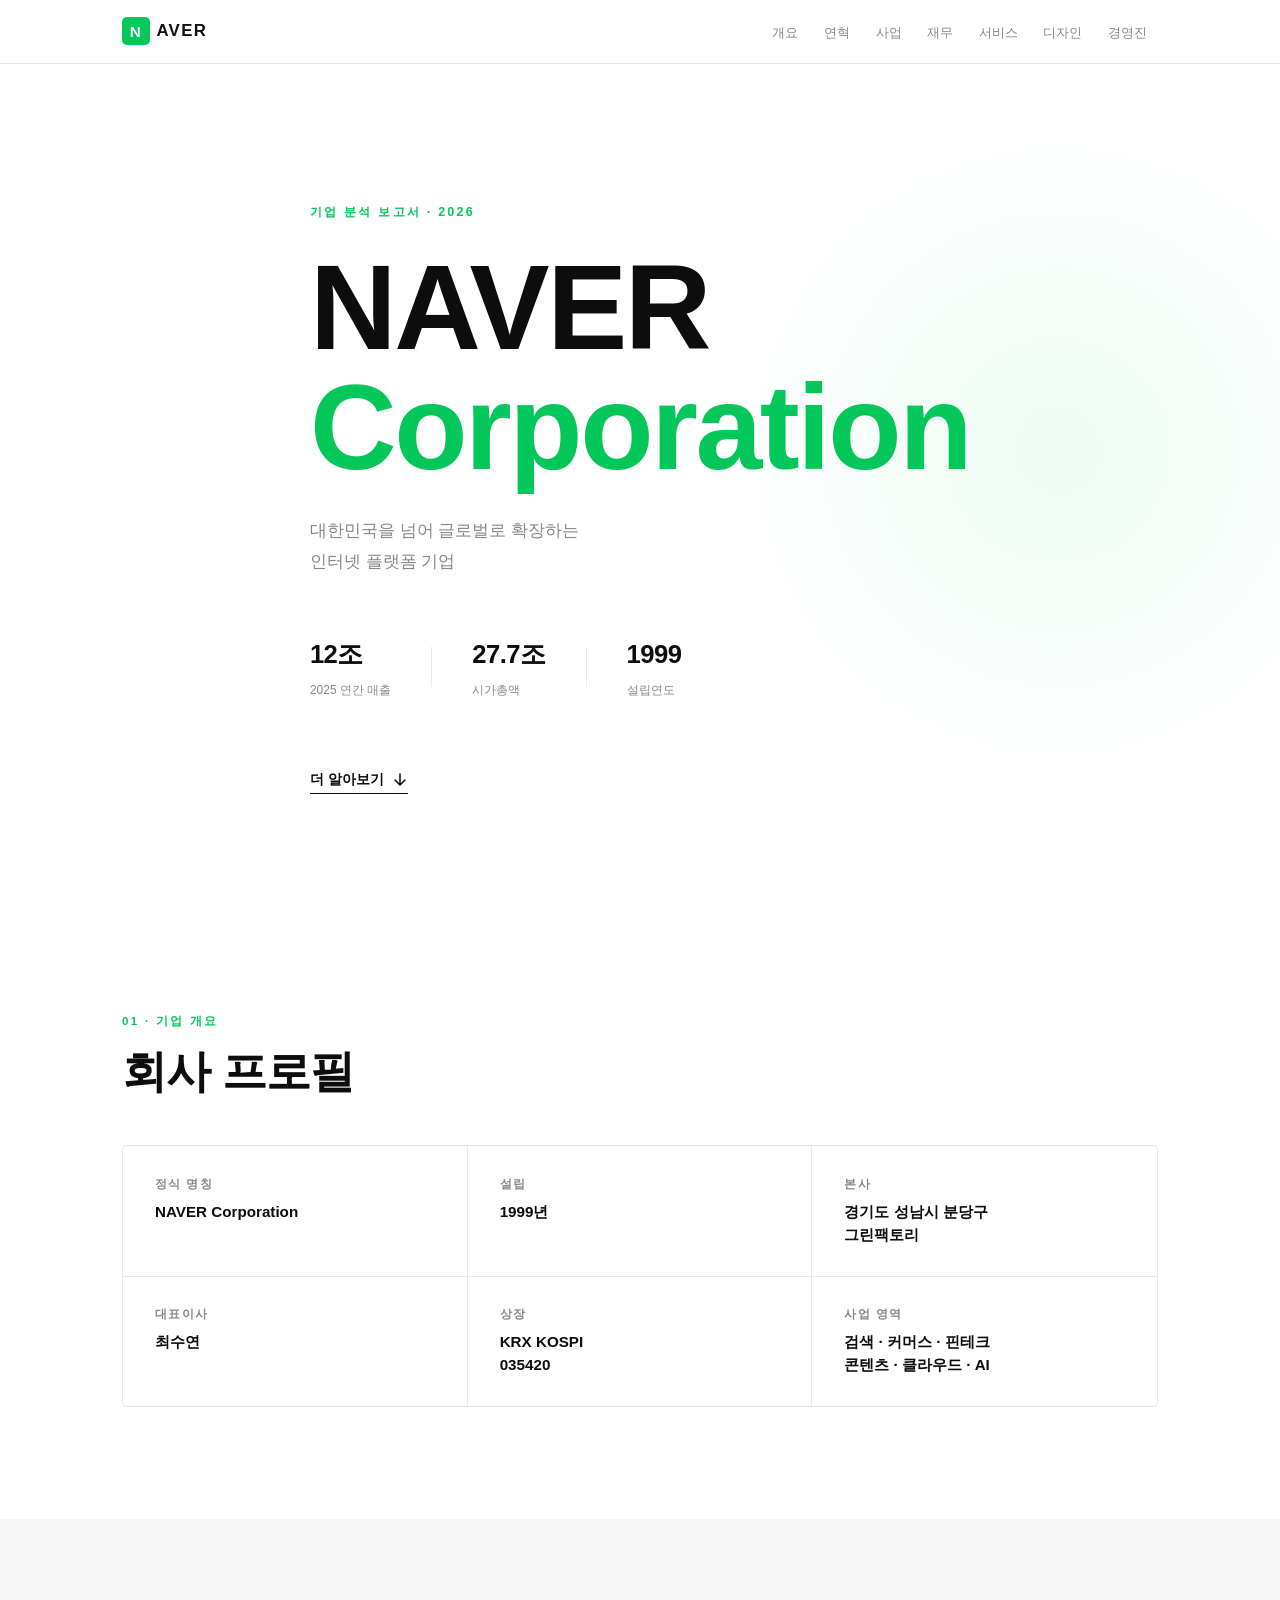
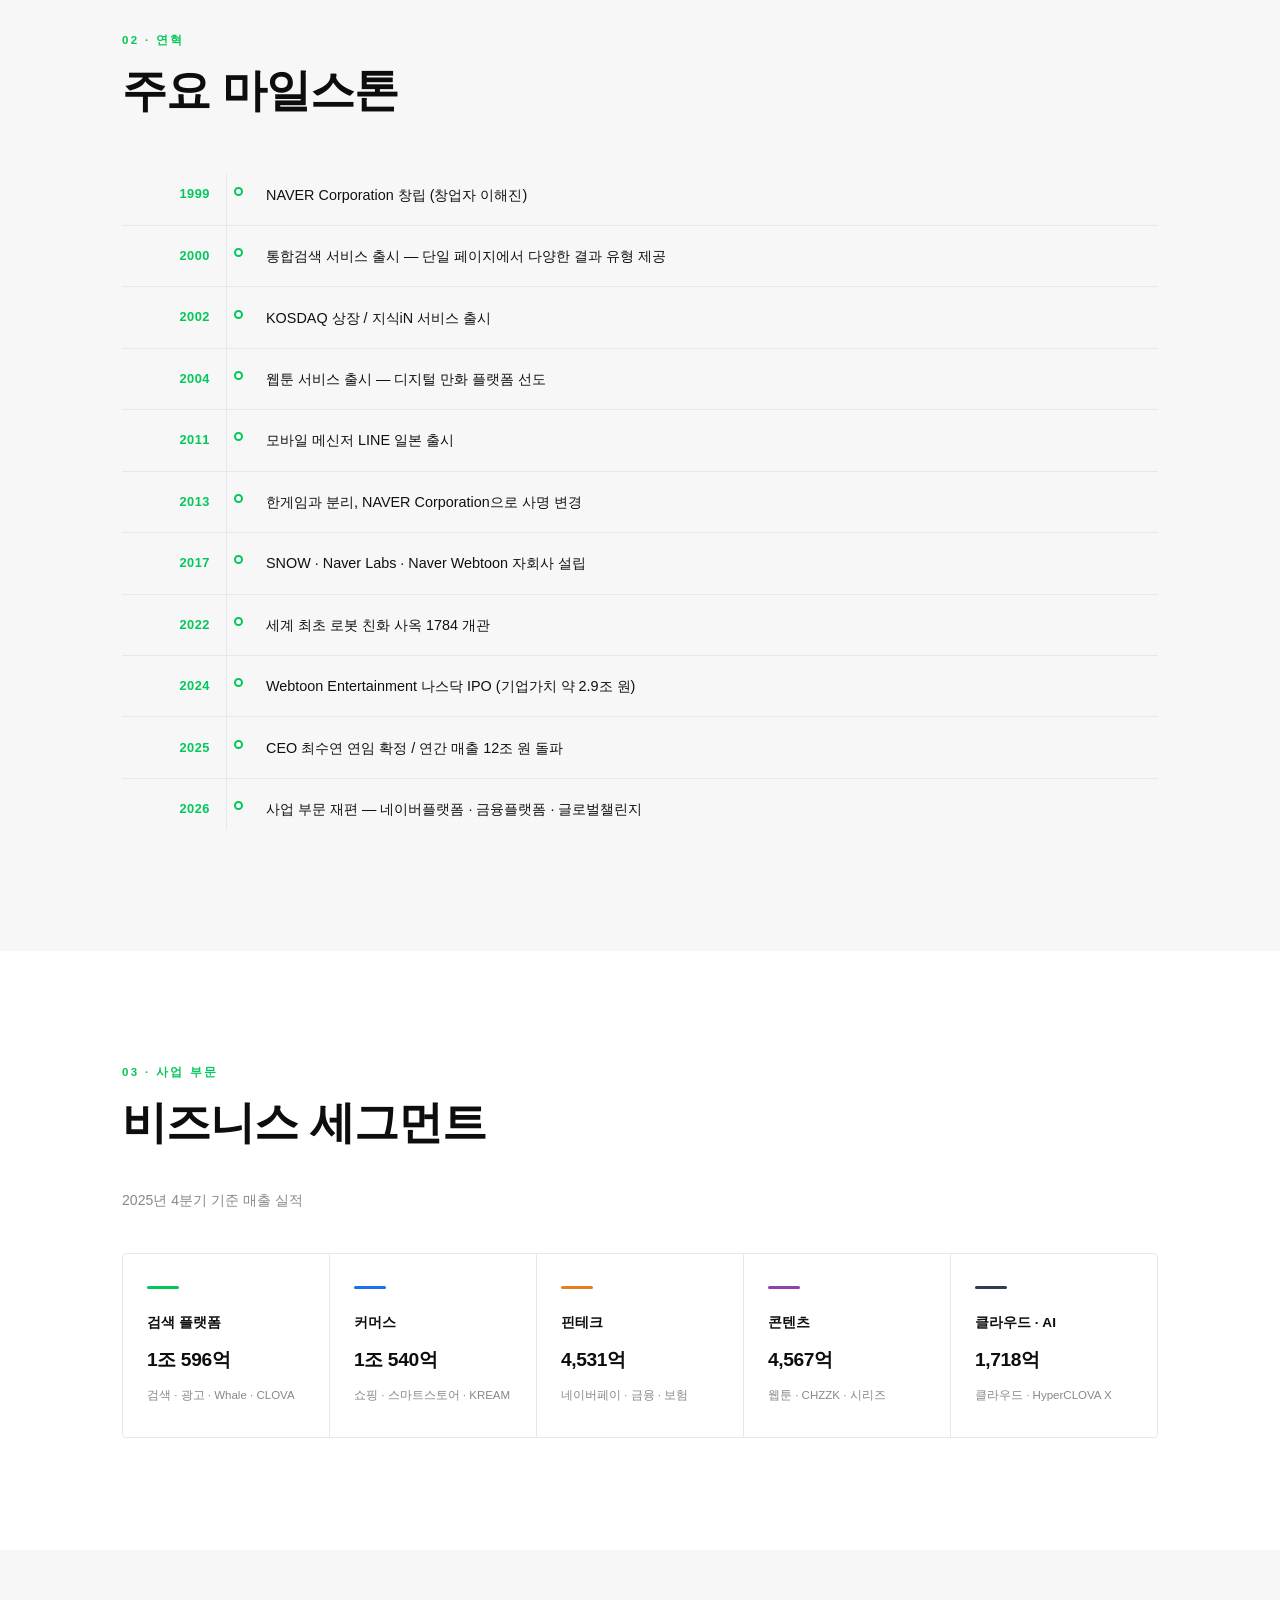
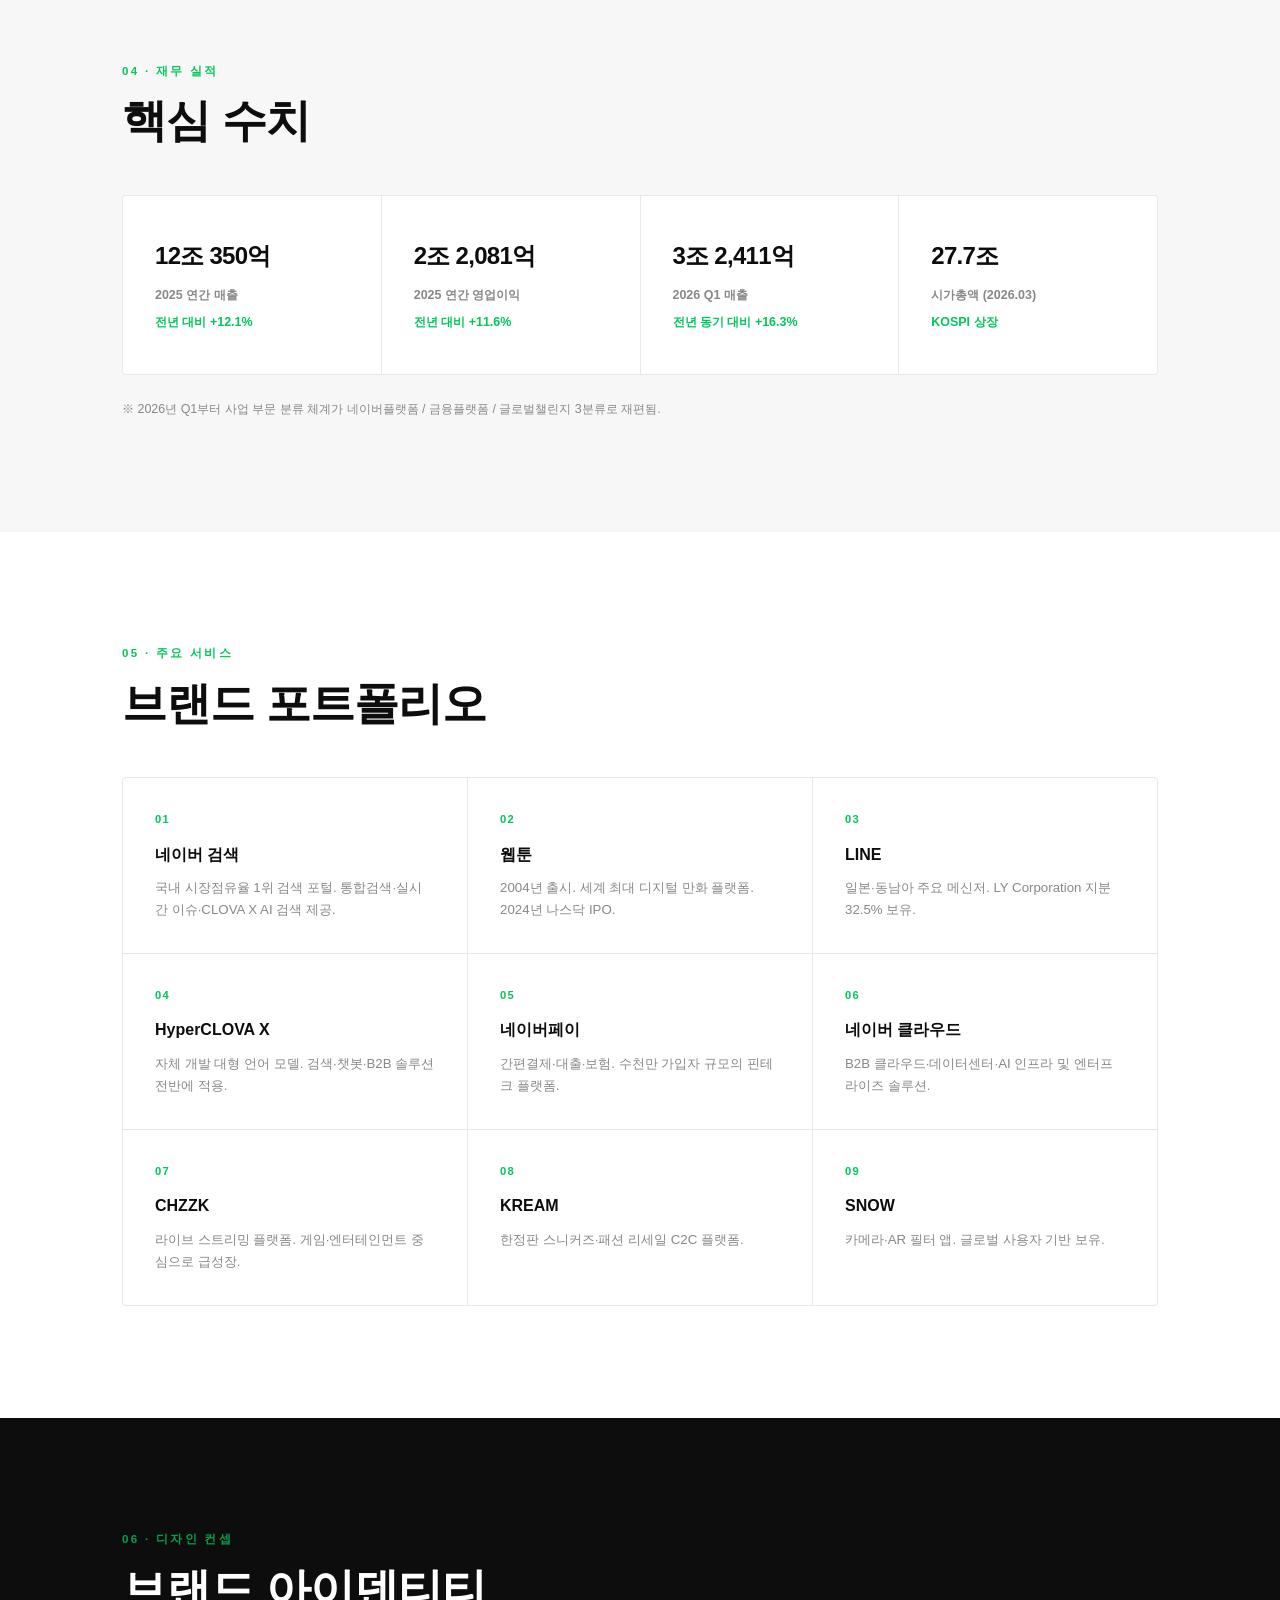
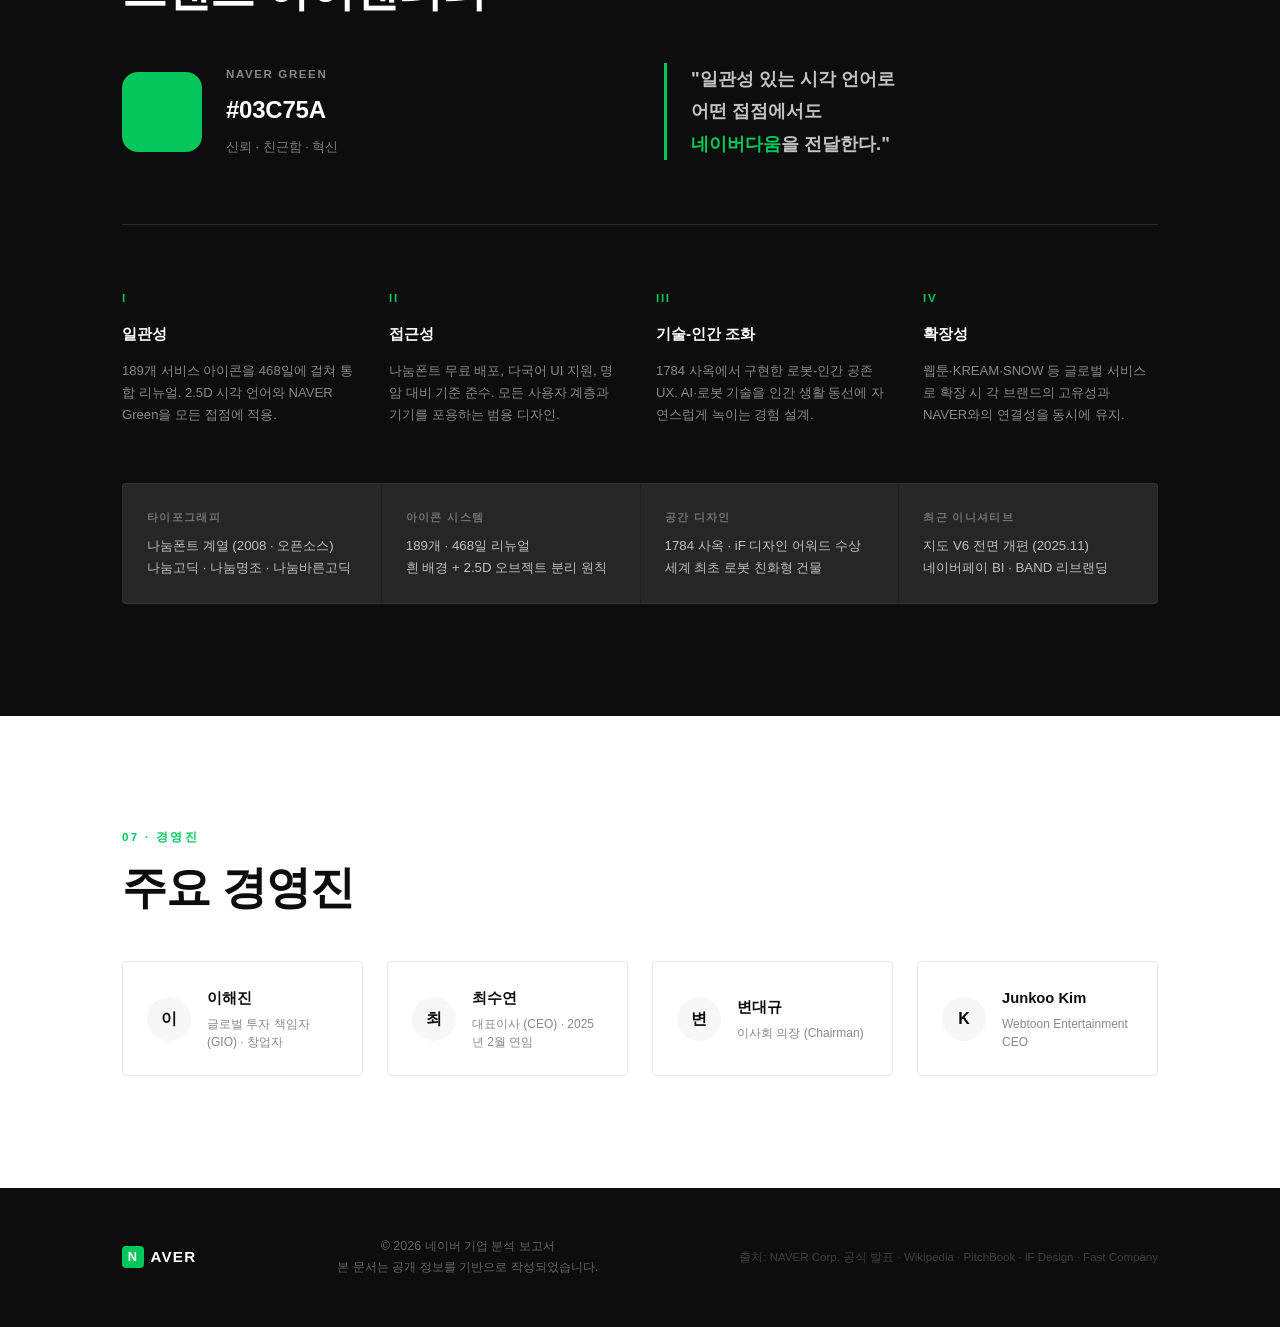
<file: web_maker/index.html>
<!DOCTYPE html>
<html lang="ko">
<head>
  <meta charset="UTF-8" />
  <meta name="viewport" content="width=device-width, initial-scale=1.0" />
  <title>NAVER — 기업 분석 보고서</title>
  <link rel="stylesheet" href="style.css" />
</head>
<body>

  <!-- ── NAV ── -->
  <nav id="gnb">
    <div class="nav-inner">
      <a href="#hero" class="nav-logo"><span class="n-box">N</span>AVER</a>
      <ul class="nav-links">
        <li><a href="#overview">개요</a></li>
        <li><a href="#history">연혁</a></li>
        <li><a href="#segments">사업</a></li>
        <li><a href="#financials">재무</a></li>
        <li><a href="#services">서비스</a></li>
        <li><a href="#design">디자인</a></li>
        <li><a href="#leadership">경영진</a></li>
      </ul>
      <button class="hamburger" aria-label="메뉴">
        <span></span><span></span><span></span>
      </button>
    </div>
  </nav>

  <!-- ── HERO ── -->
  <section id="hero">
    <div class="hero-inner">
      <p class="hero-eyebrow">기업 분석 보고서 · 2026</p>
      <h1 class="hero-title">NAVER<br><em>Corporation</em></h1>
      <p class="hero-sub">대한민국을 넘어 글로벌로 확장하는<br>인터넷 플랫폼 기업</p>
      <div class="hero-stats">
        <div class="hstat">
          <span class="hstat-num">12조</span>
          <span class="hstat-label">2025 연간 매출</span>
        </div>
        <div class="hstat-divider"></div>
        <div class="hstat">
          <span class="hstat-num">27.7조</span>
          <span class="hstat-label">시가총액</span>
        </div>
        <div class="hstat-divider"></div>
        <div class="hstat">
          <span class="hstat-num">1999</span>
          <span class="hstat-label">설립연도</span>
        </div>
      </div>
      <a href="#overview" class="scroll-cta">
        <span>더 알아보기</span>
        <svg width="16" height="16" viewBox="0 0 16 16" fill="none">
          <path d="M8 3v10M3 9l5 5 5-5" stroke="currentColor" stroke-width="1.5" stroke-linecap="round" stroke-linejoin="round"/>
        </svg>
      </a>
    </div>
    <div class="hero-bg-accent"></div>
  </section>

  <!-- ── OVERVIEW ── -->
  <section id="overview" class="section">
    <div class="container">
      <div class="section-label">01 · 기업 개요</div>
      <h2 class="section-title">회사 프로필</h2>
      <div class="overview-grid">
        <div class="ov-item">
          <span class="ov-key">정식 명칭</span>
          <span class="ov-val">NAVER Corporation</span>
        </div>
        <div class="ov-item">
          <span class="ov-key">설립</span>
          <span class="ov-val">1999년</span>
        </div>
        <div class="ov-item">
          <span class="ov-key">본사</span>
          <span class="ov-val">경기도 성남시 분당구<br>그린팩토리</span>
        </div>
        <div class="ov-item">
          <span class="ov-key">대표이사</span>
          <span class="ov-val">최수연</span>
        </div>
        <div class="ov-item">
          <span class="ov-key">상장</span>
          <span class="ov-val">KRX KOSPI<br>035420</span>
        </div>
        <div class="ov-item">
          <span class="ov-key">사업 영역</span>
          <span class="ov-val">검색 · 커머스 · 핀테크<br>콘텐츠 · 클라우드 · AI</span>
        </div>
      </div>
    </div>
  </section>

  <!-- ── HISTORY ── -->
  <section id="history" class="section section-alt">
    <div class="container">
      <div class="section-label">02 · 연혁</div>
      <h2 class="section-title">주요 마일스톤</h2>
      <div class="timeline">
        <div class="tl-row"><div class="tl-yr">1999</div><div class="tl-dot"></div><div class="tl-desc">NAVER Corporation 창립 (창업자 이해진)</div></div>
        <div class="tl-row"><div class="tl-yr">2000</div><div class="tl-dot"></div><div class="tl-desc">통합검색 서비스 출시 — 단일 페이지에서 다양한 결과 유형 제공</div></div>
        <div class="tl-row"><div class="tl-yr">2002</div><div class="tl-dot"></div><div class="tl-desc">KOSDAQ 상장 / 지식iN 서비스 출시</div></div>
        <div class="tl-row"><div class="tl-yr">2004</div><div class="tl-dot"></div><div class="tl-desc">웹툰 서비스 출시 — 디지털 만화 플랫폼 선도</div></div>
        <div class="tl-row"><div class="tl-yr">2011</div><div class="tl-dot"></div><div class="tl-desc">모바일 메신저 LINE 일본 출시</div></div>
        <div class="tl-row"><div class="tl-yr">2013</div><div class="tl-dot"></div><div class="tl-desc">한게임과 분리, NAVER Corporation으로 사명 변경</div></div>
        <div class="tl-row"><div class="tl-yr">2017</div><div class="tl-dot"></div><div class="tl-desc">SNOW · Naver Labs · Naver Webtoon 자회사 설립</div></div>
        <div class="tl-row"><div class="tl-yr">2022</div><div class="tl-dot"></div><div class="tl-desc">세계 최초 로봇 친화 사옥 1784 개관</div></div>
        <div class="tl-row"><div class="tl-yr">2024</div><div class="tl-dot"></div><div class="tl-desc">Webtoon Entertainment 나스닥 IPO (기업가치 약 2.9조 원)</div></div>
        <div class="tl-row"><div class="tl-yr">2025</div><div class="tl-dot"></div><div class="tl-desc">CEO 최수연 연임 확정 / 연간 매출 12조 원 돌파</div></div>
        <div class="tl-row"><div class="tl-yr">2026</div><div class="tl-dot"></div><div class="tl-desc">사업 부문 재편 — 네이버플랫폼 · 금융플랫폼 · 글로벌챌린지</div></div>
      </div>
    </div>
  </section>

  <!-- ── SEGMENTS ── -->
  <section id="segments" class="section">
    <div class="container">
      <div class="section-label">03 · 사업 부문</div>
      <h2 class="section-title">비즈니스 세그먼트</h2>
      <p class="section-desc">2025년 4분기 기준 매출 실적</p>
      <div class="seg-grid">
        <div class="seg-card">
          <div class="seg-bar" style="--c:#03C75A"></div>
          <div class="seg-name">검색 플랫폼</div>
          <div class="seg-rev">1조 596억</div>
          <div class="seg-tags">검색 · 광고 · Whale · CLOVA</div>
        </div>
        <div class="seg-card">
          <div class="seg-bar" style="--c:#1A73E8"></div>
          <div class="seg-name">커머스</div>
          <div class="seg-rev">1조 540억</div>
          <div class="seg-tags">쇼핑 · 스마트스토어 · KREAM</div>
        </div>
        <div class="seg-card">
          <div class="seg-bar" style="--c:#E67E22"></div>
          <div class="seg-name">핀테크</div>
          <div class="seg-rev">4,531억</div>
          <div class="seg-tags">네이버페이 · 금융 · 보험</div>
        </div>
        <div class="seg-card">
          <div class="seg-bar" style="--c:#8E44AD"></div>
          <div class="seg-name">콘텐츠</div>
          <div class="seg-rev">4,567억</div>
          <div class="seg-tags">웹툰 · CHZZK · 시리즈</div>
        </div>
        <div class="seg-card">
          <div class="seg-bar" style="--c:#2C3E50"></div>
          <div class="seg-name">클라우드 · AI</div>
          <div class="seg-rev">1,718억</div>
          <div class="seg-tags">클라우드 · HyperCLOVA X</div>
        </div>
      </div>
    </div>
  </section>

  <!-- ── FINANCIALS ── -->
  <section id="financials" class="section section-alt">
    <div class="container">
      <div class="section-label">04 · 재무 실적</div>
      <h2 class="section-title">핵심 수치</h2>
      <div class="fin-kpi-row">
        <div class="kpi">
          <div class="kpi-num">12조 350억</div>
          <div class="kpi-label">2025 연간 매출</div>
          <div class="kpi-growth">전년 대비 +12.1%</div>
        </div>
        <div class="kpi">
          <div class="kpi-num">2조 2,081억</div>
          <div class="kpi-label">2025 연간 영업이익</div>
          <div class="kpi-growth">전년 대비 +11.6%</div>
        </div>
        <div class="kpi">
          <div class="kpi-num">3조 2,411억</div>
          <div class="kpi-label">2026 Q1 매출</div>
          <div class="kpi-growth">전년 동기 대비 +16.3%</div>
        </div>
        <div class="kpi">
          <div class="kpi-num">27.7조</div>
          <div class="kpi-label">시가총액 (2026.03)</div>
          <div class="kpi-growth">KOSPI 상장</div>
        </div>
      </div>
      <p class="fin-note">※ 2026년 Q1부터 사업 부문 분류 체계가 네이버플랫폼 / 금융플랫폼 / 글로벌챌린지 3분류로 재편됨.</p>
    </div>
  </section>

  <!-- ── SERVICES ── -->
  <section id="services" class="section">
    <div class="container">
      <div class="section-label">05 · 주요 서비스</div>
      <h2 class="section-title">브랜드 포트폴리오</h2>
      <div class="svc-grid">
        <div class="svc-card">
          <div class="svc-index">01</div>
          <div class="svc-name">네이버 검색</div>
          <p>국내 시장점유율 1위 검색 포털. 통합검색·실시간 이슈·CLOVA X AI 검색 제공.</p>
        </div>
        <div class="svc-card">
          <div class="svc-index">02</div>
          <div class="svc-name">웹툰</div>
          <p>2004년 출시. 세계 최대 디지털 만화 플랫폼. 2024년 나스닥 IPO.</p>
        </div>
        <div class="svc-card">
          <div class="svc-index">03</div>
          <div class="svc-name">LINE</div>
          <p>일본·동남아 주요 메신저. LY Corporation 지분 32.5% 보유.</p>
        </div>
        <div class="svc-card">
          <div class="svc-index">04</div>
          <div class="svc-name">HyperCLOVA X</div>
          <p>자체 개발 대형 언어 모델. 검색·챗봇·B2B 솔루션 전반에 적용.</p>
        </div>
        <div class="svc-card">
          <div class="svc-index">05</div>
          <div class="svc-name">네이버페이</div>
          <p>간편결제·대출·보험. 수천만 가입자 규모의 핀테크 플랫폼.</p>
        </div>
        <div class="svc-card">
          <div class="svc-index">06</div>
          <div class="svc-name">네이버 클라우드</div>
          <p>B2B 클라우드·데이터센터·AI 인프라 및 엔터프라이즈 솔루션.</p>
        </div>
        <div class="svc-card">
          <div class="svc-index">07</div>
          <div class="svc-name">CHZZK</div>
          <p>라이브 스트리밍 플랫폼. 게임·엔터테인먼트 중심으로 급성장.</p>
        </div>
        <div class="svc-card">
          <div class="svc-index">08</div>
          <div class="svc-name">KREAM</div>
          <p>한정판 스니커즈·패션 리세일 C2C 플랫폼.</p>
        </div>
        <div class="svc-card">
          <div class="svc-index">09</div>
          <div class="svc-name">SNOW</div>
          <p>카메라·AR 필터 앱. 글로벌 사용자 기반 보유.</p>
        </div>
      </div>
    </div>
  </section>

  <!-- ── DESIGN ── -->
  <section id="design" class="section section-dark">
    <div class="container">
      <div class="section-label light">06 · 디자인 컨셉</div>
      <h2 class="section-title light">브랜드 아이덴티티</h2>

      <div class="design-hero">
        <div class="color-swatch">
          <div class="swatch-block"></div>
          <div class="swatch-info">
            <span class="swatch-name">NAVER Green</span>
            <span class="swatch-hex">#03C75A</span>
            <span class="swatch-desc">신뢰 · 친근함 · 혁신</span>
          </div>
        </div>
        <div class="design-quote">
          <blockquote>
            "일관성 있는 시각 언어로<br>어떤 접점에서도<br><em>네이버다움</em>을 전달한다."
          </blockquote>
        </div>
      </div>

      <div class="design-pillars">
        <div class="pillar">
          <div class="pillar-num">I</div>
          <div class="pillar-title">일관성</div>
          <p>189개 서비스 아이콘을 468일에 걸쳐 통합 리뉴얼. 2.5D 시각 언어와 NAVER Green을 모든 접점에 적용.</p>
        </div>
        <div class="pillar">
          <div class="pillar-num">II</div>
          <div class="pillar-title">접근성</div>
          <p>나눔폰트 무료 배포, 다국어 UI 지원, 명암 대비 기준 준수. 모든 사용자 계층과 기기를 포용하는 범용 디자인.</p>
        </div>
        <div class="pillar">
          <div class="pillar-num">III</div>
          <div class="pillar-title">기술-인간 조화</div>
          <p>1784 사옥에서 구현한 로봇-인간 공존 UX. AI·로봇 기술을 인간 생활 동선에 자연스럽게 녹이는 경험 설계.</p>
        </div>
        <div class="pillar">
          <div class="pillar-num">IV</div>
          <div class="pillar-title">확장성</div>
          <p>웹툰·KREAM·SNOW 등 글로벌 서비스로 확장 시 각 브랜드의 고유성과 NAVER와의 연결성을 동시에 유지.</p>
        </div>
      </div>

      <div class="design-items">
        <div class="di-item">
          <div class="di-label">타이포그래피</div>
          <div class="di-val">나눔폰트 계열 (2008 · 오픈소스)<br>나눔고딕 · 나눔명조 · 나눔바른고딕</div>
        </div>
        <div class="di-item">
          <div class="di-label">아이콘 시스템</div>
          <div class="di-val">189개 · 468일 리뉴얼<br>흰 배경 + 2.5D 오브젝트 분리 원칙</div>
        </div>
        <div class="di-item">
          <div class="di-label">공간 디자인</div>
          <div class="di-val">1784 사옥 · iF 디자인 어워드 수상<br>세계 최초 로봇 친화형 건물</div>
        </div>
        <div class="di-item">
          <div class="di-label">최근 이니셔티브</div>
          <div class="di-val">지도 V6 전면 개편 (2025.11)<br>네이버페이 BI · BAND 리브랜딩</div>
        </div>
      </div>
    </div>
  </section>

  <!-- ── LEADERSHIP ── -->
  <section id="leadership" class="section">
    <div class="container">
      <div class="section-label">07 · 경영진</div>
      <h2 class="section-title">주요 경영진</h2>
      <div class="leader-grid">
        <div class="leader-card">
          <div class="leader-initial">이</div>
          <div class="leader-info">
            <div class="leader-name">이해진</div>
            <div class="leader-role">글로벌 투자 책임자 (GIO) · 창업자</div>
          </div>
        </div>
        <div class="leader-card">
          <div class="leader-initial">최</div>
          <div class="leader-info">
            <div class="leader-name">최수연</div>
            <div class="leader-role">대표이사 (CEO) · 2025년 2월 연임</div>
          </div>
        </div>
        <div class="leader-card">
          <div class="leader-initial">변</div>
          <div class="leader-info">
            <div class="leader-name">변대규</div>
            <div class="leader-role">이사회 의장 (Chairman)</div>
          </div>
        </div>
        <div class="leader-card">
          <div class="leader-initial">K</div>
          <div class="leader-info">
            <div class="leader-name">Junkoo Kim</div>
            <div class="leader-role">Webtoon Entertainment CEO</div>
          </div>
        </div>
      </div>
    </div>
  </section>

  <!-- ── FOOTER ── -->
  <footer>
    <div class="footer-inner">
      <a href="#hero" class="footer-logo"><span class="n-box sm">N</span>AVER</a>
      <p class="footer-copy">© 2026 네이버 기업 분석 보고서<br>본 문서는 공개 정보를 기반으로 작성되었습니다.</p>
      <p class="footer-src">출처: NAVER Corp. 공식 발표 · Wikipedia · PitchBook · iF Design · Fast Company</p>
    </div>
  </footer>

  <script src="script.js"></script>
</body>
</html>
</file>
<file: web_maker/style.css>
/* ── Reset & Base ── */
*, *::before, *::after { box-sizing: border-box; margin: 0; padding: 0; }

:root {
  --green:   #03C75A;
  --dark:    #0d0d0d;
  --mid:     #1a1a1a;
  --gray:    #f7f7f7;
  --line:    #e8e8e8;
  --text:    #111;
  --muted:   #888;
  --white:   #fff;
  --r:       4px;
  --max:     1100px;
  --nav-h:   64px;
}

html { scroll-behavior: smooth; font-size: 16px; }

body {
  font-family: "맑은 고딕", "Apple SD Gothic Neo", "Noto Sans KR", sans-serif;
  color: var(--text);
  background: var(--white);
  line-height: 1.7;
  -webkit-font-smoothing: antialiased;
}

a { text-decoration: none; color: inherit; }
ul { list-style: none; }
em { font-style: normal; color: var(--green); }

/* ── NAV ── */
#gnb {
  position: fixed;
  top: 0; left: 0; right: 0;
  height: var(--nav-h);
  background: rgba(255,255,255,.92);
  backdrop-filter: blur(12px);
  border-bottom: 1px solid var(--line);
  z-index: 200;
  transition: box-shadow .3s;
}
#gnb.scrolled { box-shadow: 0 2px 20px rgba(0,0,0,.06); }

.nav-inner {
  max-width: var(--max);
  margin: 0 auto;
  height: 100%;
  display: flex;
  align-items: center;
  justify-content: space-between;
  padding: 0 2rem;
}

.nav-logo {
  font-size: 1.05rem;
  font-weight: 800;
  letter-spacing: .08em;
  display: flex;
  align-items: center;
  gap: .4rem;
}

.n-box {
  display: inline-flex;
  align-items: center;
  justify-content: center;
  width: 28px; height: 28px;
  background: var(--green);
  color: var(--white);
  font-size: .95rem;
  font-weight: 900;
  border-radius: 5px;
}
.n-box.sm { width: 22px; height: 22px; font-size: .8rem; border-radius: 4px; }

.nav-links {
  display: flex;
  gap: .2rem;
}
.nav-links a {
  font-size: .82rem;
  font-weight: 500;
  color: var(--muted);
  padding: .4rem .7rem;
  border-radius: var(--r);
  transition: color .2s, background .2s;
}
.nav-links a:hover,
.nav-links a.active { color: var(--text); background: var(--gray); }

.hamburger {
  display: none;
  flex-direction: column;
  gap: 5px;
  background: none;
  border: none;
  cursor: pointer;
  padding: 4px;
}
.hamburger span {
  display: block;
  width: 22px; height: 2px;
  background: var(--text);
  border-radius: 2px;
  transition: .3s;
}

/* ── HERO ── */
#hero {
  position: relative;
  min-height: 100vh;
  display: flex;
  align-items: center;
  overflow: hidden;
  padding-top: var(--nav-h);
}

.hero-inner {
  max-width: var(--max);
  margin: 0 auto;
  padding: 8rem 2rem 6rem;
  position: relative;
  z-index: 2;
}

.hero-eyebrow {
  font-size: .78rem;
  font-weight: 600;
  letter-spacing: .18em;
  text-transform: uppercase;
  color: var(--green);
  margin-bottom: 1.5rem;
}

.hero-title {
  font-size: clamp(3.5rem, 10vw, 7.5rem);
  font-weight: 900;
  line-height: 1;
  letter-spacing: -.02em;
  color: var(--dark);
  margin-bottom: 1.8rem;
}

.hero-sub {
  font-size: 1.05rem;
  color: var(--muted);
  line-height: 1.8;
  margin-bottom: 3.5rem;
}

.hero-stats {
  display: flex;
  align-items: center;
  gap: 2.5rem;
  margin-bottom: 4rem;
  flex-wrap: wrap;
}

.hstat { display: flex; flex-direction: column; gap: .25rem; }

.hstat-num {
  font-size: 1.6rem;
  font-weight: 800;
  color: var(--dark);
  letter-spacing: -.02em;
}

.hstat-label {
  font-size: .75rem;
  color: var(--muted);
  font-weight: 500;
}

.hstat-divider {
  width: 1px;
  height: 40px;
  background: var(--line);
}

.scroll-cta {
  display: inline-flex;
  align-items: center;
  gap: .5rem;
  font-size: .85rem;
  font-weight: 600;
  color: var(--dark);
  border-bottom: 1.5px solid var(--dark);
  padding-bottom: 2px;
  transition: color .2s, border-color .2s;
}
.scroll-cta:hover { color: var(--green); border-color: var(--green); }

.hero-bg-accent {
  position: absolute;
  right: -10%;
  top: 50%;
  transform: translateY(-50%);
  width: 55vw;
  height: 55vw;
  max-width: 700px;
  max-height: 700px;
  border-radius: 50%;
  background: radial-gradient(circle, rgba(3,199,90,.07) 0%, transparent 70%);
  pointer-events: none;
}

/* ── SECTIONS ── */
.section { padding: 7rem 0; }
.section-alt { background: var(--gray); }
.section-dark { background: var(--dark); }

.container {
  max-width: var(--max);
  margin: 0 auto;
  padding: 0 2rem;
}

.section-label {
  font-size: .72rem;
  font-weight: 700;
  letter-spacing: .2em;
  text-transform: uppercase;
  color: var(--green);
  margin-bottom: .9rem;
}
.section-label.light { color: rgba(3,199,90,.8); }

.section-title {
  font-size: clamp(1.8rem, 4vw, 2.8rem);
  font-weight: 800;
  letter-spacing: -.02em;
  color: var(--dark);
  margin-bottom: 3rem;
  line-height: 1.15;
}
.section-title.light { color: var(--white); }

.section-desc {
  font-size: .88rem;
  color: var(--muted);
  margin-top: -.5rem;
  margin-bottom: 2.5rem;
}

/* ── OVERVIEW GRID ── */
.overview-grid {
  display: grid;
  grid-template-columns: repeat(3, 1fr);
  gap: 0;
  border: 1px solid var(--line);
  border-radius: var(--r);
  overflow: hidden;
}

.ov-item {
  display: flex;
  flex-direction: column;
  gap: .4rem;
  padding: 1.8rem 2rem;
  border-right: 1px solid var(--line);
  border-bottom: 1px solid var(--line);
  transition: background .2s;
}
.ov-item:hover { background: var(--gray); }
.ov-item:nth-child(3n) { border-right: none; }
.ov-item:nth-last-child(-n+3) { border-bottom: none; }

.ov-key {
  font-size: .72rem;
  font-weight: 700;
  letter-spacing: .12em;
  text-transform: uppercase;
  color: var(--muted);
}

.ov-val {
  font-size: .95rem;
  font-weight: 600;
  color: var(--dark);
  line-height: 1.5;
}

/* ── TIMELINE ── */
.timeline {
  display: flex;
  flex-direction: column;
  gap: 0;
  position: relative;
  padding-left: 8rem;
}

.timeline::before {
  content: "";
  position: absolute;
  left: 6.5rem;
  top: .6rem;
  bottom: .6rem;
  width: 1px;
  background: var(--line);
}

.tl-row {
  display: grid;
  grid-template-columns: 5.5rem 1.5rem 1fr;
  align-items: start;
  gap: 0 1rem;
  padding: 1.1rem 0;
  border-bottom: 1px solid var(--line);
  opacity: 0;
  transform: translateY(12px);
  transition: opacity .5s, transform .5s;
  position: relative;
  margin-left: -8rem;
}
.tl-row.visible { opacity: 1; transform: none; }
.tl-row:last-child { border-bottom: none; }

.tl-yr {
  font-size: .8rem;
  font-weight: 700;
  color: var(--green);
  letter-spacing: .04em;
  text-align: right;
  padding-top: .1rem;
}

.tl-dot {
  width: 9px; height: 9px;
  border-radius: 50%;
  background: var(--white);
  border: 2px solid var(--green);
  margin-top: .3rem;
  justify-self: center;
  position: relative;
  z-index: 1;
}

.tl-desc {
  font-size: .9rem;
  color: var(--text);
  padding-top: .05rem;
}

/* ── SEGMENTS ── */
.seg-grid {
  display: grid;
  grid-template-columns: repeat(5, 1fr);
  gap: 1px;
  background: var(--line);
  border: 1px solid var(--line);
  border-radius: var(--r);
  overflow: hidden;
}

.seg-card {
  background: var(--white);
  padding: 2rem 1.5rem;
  transition: background .2s;
}
.seg-card:hover { background: var(--gray); }

.seg-bar {
  width: 32px;
  height: 3px;
  background: var(--c);
  border-radius: 2px;
  margin-bottom: 1.4rem;
}

.seg-name {
  font-size: .85rem;
  font-weight: 700;
  color: var(--dark);
  margin-bottom: .6rem;
}

.seg-rev {
  font-size: 1.2rem;
  font-weight: 800;
  color: var(--dark);
  letter-spacing: -.02em;
  margin-bottom: .6rem;
}

.seg-tags {
  font-size: .72rem;
  color: var(--muted);
  line-height: 1.6;
}

/* ── FINANCIALS ── */
.fin-kpi-row {
  display: grid;
  grid-template-columns: repeat(4, 1fr);
  gap: 1px;
  background: var(--line);
  border: 1px solid var(--line);
  border-radius: var(--r);
  overflow: hidden;
  margin-bottom: 1.5rem;
}

.kpi {
  background: var(--white);
  padding: 2.5rem 2rem;
}

.kpi-num {
  font-size: 1.5rem;
  font-weight: 800;
  color: var(--dark);
  letter-spacing: -.03em;
  margin-bottom: .5rem;
}

.kpi-label {
  font-size: .78rem;
  font-weight: 600;
  color: var(--muted);
  margin-bottom: .4rem;
}

.kpi-growth {
  font-size: .78rem;
  font-weight: 700;
  color: var(--green);
}

.fin-note {
  font-size: .78rem;
  color: var(--muted);
}

/* ── SERVICES ── */
.svc-grid {
  display: grid;
  grid-template-columns: repeat(3, 1fr);
  gap: 1px;
  background: var(--line);
  border: 1px solid var(--line);
  border-radius: var(--r);
  overflow: hidden;
}

.svc-card {
  background: var(--white);
  padding: 2rem;
  transition: background .2s;
}
.svc-card:hover { background: var(--gray); }

.svc-index {
  font-size: .7rem;
  font-weight: 700;
  letter-spacing: .12em;
  color: var(--green);
  margin-bottom: .7rem;
}

.svc-name {
  font-size: 1rem;
  font-weight: 700;
  color: var(--dark);
  margin-bottom: .6rem;
}

.svc-card p {
  font-size: .83rem;
  color: var(--muted);
  line-height: 1.65;
}

/* ── DESIGN SECTION ── */
.design-hero {
  display: grid;
  grid-template-columns: 1fr 1fr;
  gap: 3rem;
  align-items: center;
  margin-bottom: 4rem;
  padding-bottom: 4rem;
  border-bottom: 1px solid rgba(255,255,255,.1);
}

.color-swatch {
  display: flex;
  align-items: center;
  gap: 1.5rem;
}

.swatch-block {
  width: 80px; height: 80px;
  background: var(--green);
  border-radius: 16px;
  flex-shrink: 0;
}

.swatch-info { display: flex; flex-direction: column; gap: .35rem; }

.swatch-name {
  font-size: .72rem;
  font-weight: 700;
  letter-spacing: .14em;
  text-transform: uppercase;
  color: rgba(255,255,255,.5);
}

.swatch-hex {
  font-size: 1.5rem;
  font-weight: 800;
  color: var(--white);
  letter-spacing: -.01em;
  font-variant-numeric: tabular-nums;
}

.swatch-desc {
  font-size: .8rem;
  color: rgba(255,255,255,.45);
}

.design-quote blockquote {
  font-size: 1.15rem;
  font-weight: 600;
  color: rgba(255,255,255,.75);
  line-height: 1.75;
  border-left: 3px solid var(--green);
  padding-left: 1.5rem;
}

.design-pillars {
  display: grid;
  grid-template-columns: repeat(4, 1fr);
  gap: 2rem;
  margin-bottom: 3.5rem;
}

.pillar { display: flex; flex-direction: column; gap: .8rem; }

.pillar-num {
  font-size: .72rem;
  font-weight: 700;
  letter-spacing: .15em;
  color: var(--green);
}

.pillar-title {
  font-size: .95rem;
  font-weight: 700;
  color: var(--white);
}

.pillar p {
  font-size: .82rem;
  color: rgba(255,255,255,.5);
  line-height: 1.7;
}

.design-items {
  display: grid;
  grid-template-columns: repeat(4, 1fr);
  gap: 1px;
  background: rgba(255,255,255,.08);
  border: 1px solid rgba(255,255,255,.08);
  border-radius: var(--r);
  overflow: hidden;
}

.di-item {
  padding: 1.5rem;
  background: rgba(255,255,255,.03);
  display: flex;
  flex-direction: column;
  gap: .5rem;
}

.di-label {
  font-size: .7rem;
  font-weight: 700;
  letter-spacing: .12em;
  text-transform: uppercase;
  color: rgba(255,255,255,.35);
}

.di-val {
  font-size: .83rem;
  color: rgba(255,255,255,.7);
  line-height: 1.65;
}

/* ── LEADERSHIP ── */
.leader-grid {
  display: grid;
  grid-template-columns: repeat(4, 1fr);
  gap: 1.5rem;
}

.leader-card {
  display: flex;
  align-items: center;
  gap: 1rem;
  padding: 1.5rem;
  border: 1px solid var(--line);
  border-radius: var(--r);
  transition: border-color .2s, box-shadow .2s;
}
.leader-card:hover {
  border-color: var(--green);
  box-shadow: 0 4px 20px rgba(3,199,90,.08);
}

.leader-initial {
  width: 44px; height: 44px;
  background: var(--gray);
  border-radius: 50%;
  display: flex;
  align-items: center;
  justify-content: center;
  font-size: 1rem;
  font-weight: 800;
  color: var(--dark);
  flex-shrink: 0;
}

.leader-name {
  font-size: .92rem;
  font-weight: 700;
  color: var(--dark);
  margin-bottom: .25rem;
}

.leader-role {
  font-size: .75rem;
  color: var(--muted);
  line-height: 1.5;
}

/* ── FOOTER ── */
footer {
  background: var(--dark);
  padding: 3rem 0;
}

.footer-inner {
  max-width: var(--max);
  margin: 0 auto;
  padding: 0 2rem;
  display: flex;
  align-items: center;
  justify-content: space-between;
  flex-wrap: wrap;
  gap: 1.5rem;
}

.footer-logo {
  font-size: .95rem;
  font-weight: 800;
  letter-spacing: .08em;
  color: var(--white);
  display: flex;
  align-items: center;
  gap: .4rem;
}

.footer-copy {
  font-size: .78rem;
  color: rgba(255,255,255,.35);
  line-height: 1.7;
  text-align: center;
}

.footer-src {
  font-size: .72rem;
  color: rgba(255,255,255,.2);
  text-align: right;
}

/* ── ANIMATIONS ── */
.fade-up {
  opacity: 0;
  transform: translateY(20px);
  transition: opacity .6s ease, transform .6s ease;
}
.fade-up.visible { opacity: 1; transform: none; }

/* ── RESPONSIVE ── */
@media (max-width: 900px) {
  .nav-links { display: none; }
  .hamburger { display: flex; }

  .seg-grid { grid-template-columns: repeat(2, 1fr); }
  .fin-kpi-row { grid-template-columns: repeat(2, 1fr); }
  .svc-grid { grid-template-columns: repeat(2, 1fr); }
  .design-hero { grid-template-columns: 1fr; }
  .design-pillars { grid-template-columns: repeat(2, 1fr); }
  .design-items { grid-template-columns: repeat(2, 1fr); }
  .leader-grid { grid-template-columns: repeat(2, 1fr); }
  .overview-grid { grid-template-columns: repeat(2, 1fr); }
  .ov-item:nth-child(3n) { border-right: 1px solid var(--line); }
  .ov-item:nth-child(2n) { border-right: none; }
}

@media (max-width: 600px) {
  .hero-title { letter-spacing: -.03em; }
  .hero-stats { gap: 1.5rem; }
  .hstat-divider { display: none; }

  .seg-grid { grid-template-columns: 1fr; }
  .fin-kpi-row { grid-template-columns: 1fr; }
  .svc-grid { grid-template-columns: 1fr; }
  .design-pillars { grid-template-columns: 1fr; }
  .design-items { grid-template-columns: 1fr; }
  .leader-grid { grid-template-columns: 1fr; }
  .overview-grid { grid-template-columns: 1fr; }
  .ov-item { border-right: none !important; }

  .timeline { padding-left: 5rem; }
  .timeline::before { left: 3.5rem; }
  .tl-row { margin-left: -5rem; grid-template-columns: 3.2rem 1.2rem 1fr; }
}
</file>
